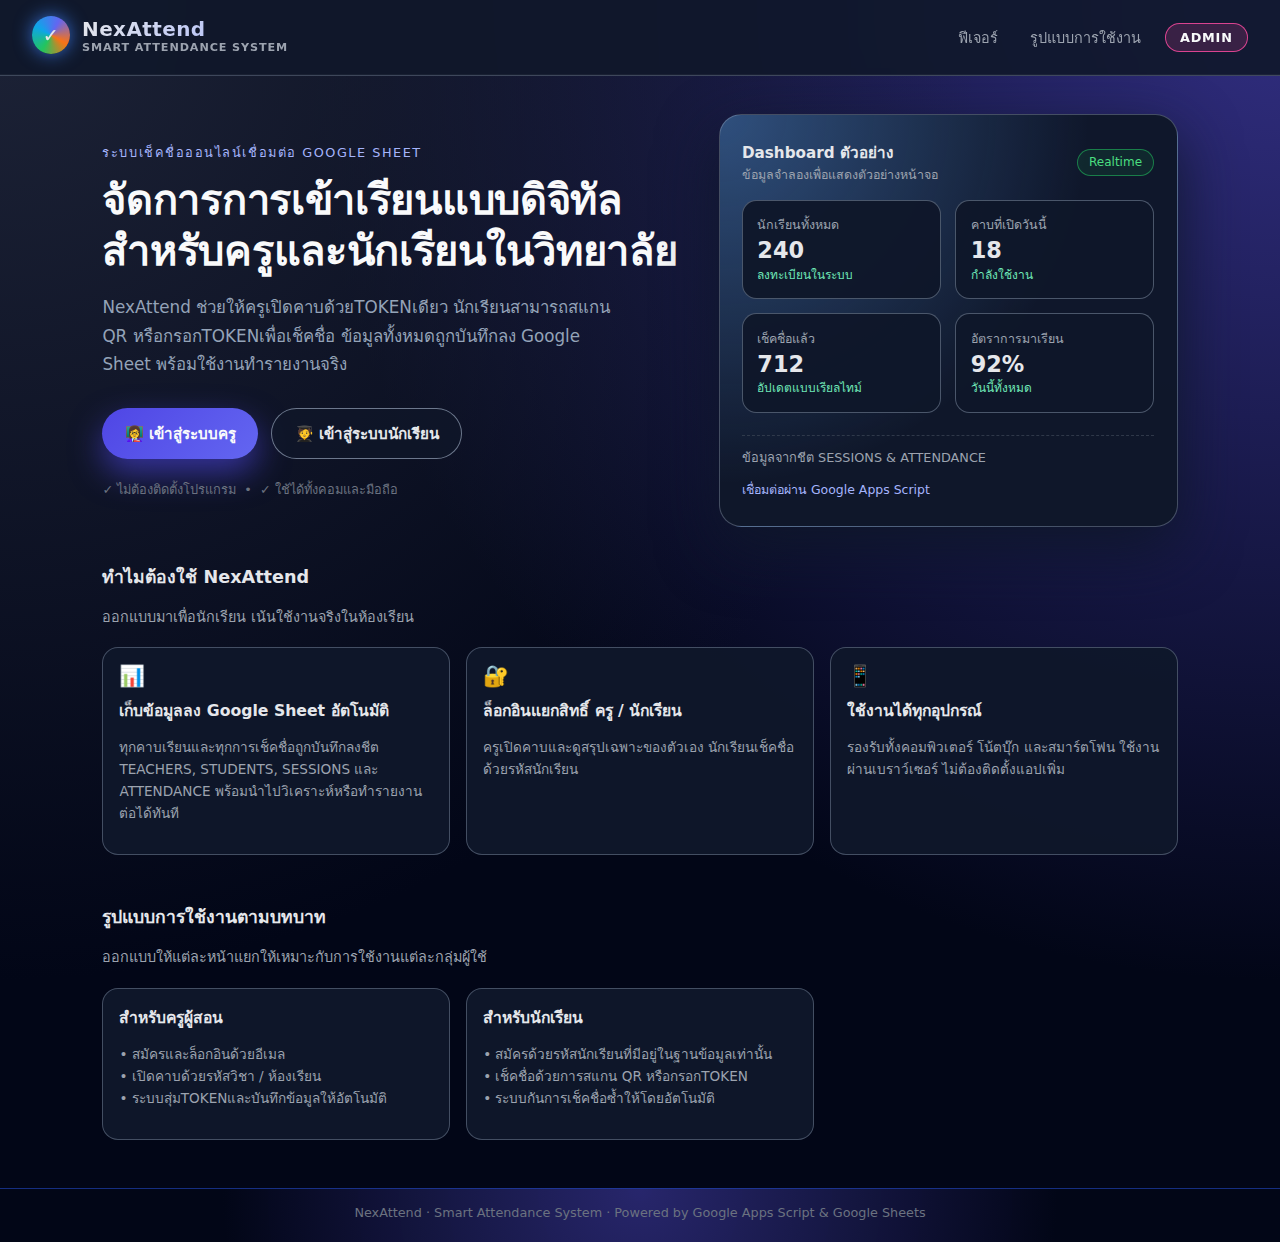
<file: index.html>
<!doctype html>
<html lang="th">
<head>
  <meta charset="UTF-8" />
  <title>NexAttend | ระบบเช็คชื่อออนไลน์สำหรับครูและนักเรียน</title>
  <meta name="viewport" content="width=device-width, initial-scale=1" />

  <!-- ใช้ไฟล์ CSS หลักของโปรเจกต์ -->
  <link rel="stylesheet" href="css/styles.css" />

  <style>
    body {
      margin: 0;
      min-height: 100vh;
      background:
        radial-gradient(circle at 0% 0%, #1d2337 0, transparent 55%),
        radial-gradient(circle at 100% 0%, #312e81 0, transparent 55%),
        #020617;
      color: #e5e7eb;
      font-family: "Inter", system-ui, sans-serif;
    }

    /* ---------------- NAVBAR ---------------- */
    .top-nav {
      position: sticky;
      top: 0;
      z-index: 50;
      display: flex;
      align-items: center;
      justify-content: space-between;
      padding: 1rem 2rem;
      background: rgba(15,23,42,0.9);
      border-bottom: 1px solid rgba(148,163,184,0.35);
      backdrop-filter: blur(16px);
    }

    .brand {
      display: flex;
      align-items: center;
      gap: 0.75rem;
    }

    .brand-logo {
      width: 38px;
      height: 38px;
      border-radius: 999px;
      background: conic-gradient(from 210deg, #22c55e, #0ea5e9, #6366f1, #f97316, #22c55e);
      display: flex;
      align-items: center;
      justify-content: center;
      box-shadow: 0 0 18px rgba(59,130,246,.8);
      font-size: 1.2rem;
    }

    .brand-text-main {
      font-size: 1.25rem;
      font-weight: 700;
      background: linear-gradient(135deg,#e5e7eb,#a5b4fc);
      background-clip: text;
      -webkit-background-clip: text;
      color: transparent;
    }

    .brand-text-sub {
      font-size: 0.7rem;
      color: #9ca3af;
      letter-spacing: 0.08em;
      text-transform: uppercase;
    }

    .nav-actions {
      display: flex;
      align-items: center;
      gap: 0.8rem;
      font-size: 0.9rem;
    }

    .nav-links {
      display: flex;
      align-items: center;
      gap: 0.6rem;
    }

    .nav-link {
      color: #9ca3af;
      text-decoration: none;
      padding: 0.35rem 0.7rem;
      border-radius: 999px;
      transition: 0.18s;
    }
    .nav-link:hover {
      color: #e5e7eb;
      background: rgba(148,163,184,0.25);
    }

    .admin-btn {
      padding: 0.4rem 0.9rem;
      border-radius: 999px;
      border: 1px solid rgba(236,72,153,0.9);
      background: rgba(236,72,153,0.18);
      color: #f9fafb;
      text-decoration: none;
      font-size: 0.8rem;
      font-weight: 600;
      letter-spacing: 0.06em;
      text-transform: uppercase;
      cursor: pointer;
      transition: 0.18s;
    }
    .admin-btn:hover {
      background: linear-gradient(135deg,#ec4899,#f97316);
      box-shadow: 0 10px 26px rgba(236,72,153,0.55);
    }

    /* ---------------- HERO ---------------- */
    .hero {
      max-width: 1120px;
      margin: 2.4rem auto 2.2rem;
      padding: 0 1.4rem;
      display: grid;
      grid-template-columns: minmax(0,1.4fr) minmax(0,1.1fr);
      gap: 2rem;
      align-items: center;
    }

    .hero-kicker {
      font-size: 0.8rem;
      text-transform: uppercase;
      letter-spacing: 0.12em;
      color: #a5b4fc;
      margin-bottom: 0.75rem;
      display: inline-flex;
      align-items: center;
      gap: 0.4rem;
    }

    .hero-title {
      font-size: clamp(2.1rem, 3vw, 2.6rem);
      line-height: 1.22;
      font-weight: 700;
      margin-bottom: 0.9rem;
      color: #f9fafb;
    }

    .hero-title span.highlight {
      background: linear-gradient(135deg,#60a5fa,#c4b5fd,#f97316);
      background-clip: text;
      -webkit-background-clip: text;
      color: transparent;
    }

    .hero-subtitle {
      font-size: 0.98rem;
      color: #9ca3af;
      margin-bottom: 1.8rem;
      max-width: 32rem;
    }

    .hero-cta {
      display: flex;
      flex-wrap: wrap;
      gap: 0.8rem;
      margin-bottom: 1.2rem;
    }

    .btn-lg-primary,
    .btn-lg-outline {
      border-radius: 999px;
      padding: 0.8rem 1.4rem;
      font-size: 0.95rem;
      font-weight: 600;
      border: none;
      cursor: pointer;
      display: inline-flex;
      align-items: center;
      gap: 0.45rem;
      text-decoration: none;
      transition: 0.18s;
      white-space: nowrap;
    }

    .btn-lg-primary {
      background: linear-gradient(135deg,#4f46e5,#6366f1);
      color: #f9fafb;
      box-shadow: 0 14px 32px rgba(79,70,229,0.6);
    }
    .btn-lg-primary:hover {
      transform: translateY(-2px);
      box-shadow: 0 16px 40px rgba(79,70,229,0.7);
    }

    .btn-lg-outline {
      border: 1px solid rgba(148,163,184,0.7);
      background: rgba(15,23,42,0.7);
      color: #e5e7eb;
    }
    .btn-lg-outline:hover {
      background: rgba(148,163,184,0.18);
    }

    .hero-meta {
      font-size: 0.8rem;
      color: #6b7280;
    }

    /* ---------------- HERO RIGHT: DASHBOARD CARD ---------------- */
    .hero-card {
      border-radius: 1.4rem;
      padding: 1.6rem 1.4rem 1.7rem;
      background:
        radial-gradient(circle at 0 0, rgba(96,165,250,0.4), transparent 60%),
        rgba(15,23,42,0.98);
      border: 1px solid rgba(148,163,184,0.4);
      box-shadow: 0 22px 60px rgba(15,23,42,0.95);
    }

    .hero-card-header {
      display: flex;
      justify-content: space-between;
      align-items: center;
      margin-bottom: 1rem;
    }

    .hero-card-title {
      font-size: 0.95rem;
      font-weight: 600;
      color: #e5e7eb;
    }

    .hero-card-tag {
      font-size: 0.75rem;
      padding: 0.35rem 0.7rem;
      border-radius: 999px;
      background: rgba(22,163,74,0.12);
      color: #4ade80;
      border: 1px solid rgba(34,197,94,0.55);
    }

    .hero-card-grid {
      display: grid;
      grid-template-columns: repeat(2,minmax(0,1fr));
      gap: 0.9rem;
      margin-bottom: 1.4rem;
    }

    .hero-stat {
      padding: 0.9rem 0.9rem;
      border-radius: 0.9rem;
      background: rgba(15,23,42,0.96);
      border: 1px solid rgba(148,163,184,0.45);
    }

    .hero-stat-label {
      font-size: 0.78rem;
      color: #9ca3af;
      margin-bottom: 0.18rem;
    }
    .hero-stat-value {
      font-size: 1.4rem;
      font-weight: 700;
    }
    .hero-stat-foot {
      font-size: 0.75rem;
      color: #6ee7b7;
      margin-top: 0.1rem;
    }

    .hero-card-footer {
      font-size: 0.8rem;
      color: #9ca3af;
      border-top: 1px dashed rgba(55,65,81,0.8);
      padding-top: 0.7rem;
      display: flex;
      justify-content: space-between;
      align-items: center;
      gap: 0.75rem;
      flex-wrap: wrap;
    }

    /* ---------------- FEATURES SECTION ---------------- */
    .section {
      max-width: 1120px;
      margin: 0 auto 3rem;
      padding: 0 1.4rem;
    }

    .section-title {
      font-size: 1.1rem;
      font-weight: 600;
      margin-bottom: 0.25rem;
    }

    .section-sub {
      font-size: 0.9rem;
      color: #9ca3af;
      margin-bottom: 1.2rem;
    }

    .feature-grid {
      display: grid;
      grid-template-columns: repeat(3, minmax(0, 1fr));
      gap: 1rem;
    }

    .feature-card {
      border-radius: 1rem;
      padding: 1rem;
      background: rgba(15,23,42,0.95);
      border: 1px solid rgba(148,163,184,0.4);
    }

    .feature-icon {
      font-size: 1.3rem;
      margin-bottom: 0.6rem;
    }

    .feature-title {
      font-size: 0.98rem;
      font-weight: 600;
      margin-bottom: 0.35rem;
    }

    .feature-text {
      font-size: 0.85rem;
      color: #9ca3af;
    }

    /* ---------------- FOOTER ---------------- */
    footer {
      border-top: 1px solid rgba(30,64,175,0.7);
      padding: 1rem 1.4rem 1.4rem;
      font-size: 0.8rem;
      color: #6b7280;
      text-align: center;
      background: radial-gradient(circle at 50% 0%, rgba(49,46,129,0.8), #020617 65%);
    }

    @media (max-width: 900px) {
      .hero {
        grid-template-columns: minmax(0,1fr);
        margin-top: 2rem;
      }
    }

    @media (max-width: 640px) {
      .top-nav {
        padding-inline: 1rem;
      }
      /* ซ่อนเฉพาะลิงก์เมนู ให้ปุ่ม Admin ยังอยู่ */
      .nav-links {
        display: none;
      }
      .hero {
        padding-inline: 1rem;
      }
      .feature-grid {
        grid-template-columns: minmax(0,1fr);
      }
    }
  </style>
</head>

<body>
  <!-- NAVBAR -->
  <header class="top-nav">
    <div class="brand">
      <div class="brand-logo">✓</div>
      <div>
        <div class="brand-text-main">NexAttend</div>
        <div class="brand-text-sub">SMART ATTENDANCE SYSTEM</div>
      </div>
    </div>

    <div class="nav-actions">
      <div class="nav-links">
        <a href="#features" class="nav-link">ฟีเจอร์</a>
        <a href="#roles" class="nav-link">รูปแบบการใช้งาน</a>
      </div>
      <!-- ✅ ปุ่ม Admin -->
      <a href="admin/login.html" class="admin-btn">ADMIN</a>
    </div>
  </header>

  <!-- HERO -->
  <main>
    <section class="hero">
      <!-- LEFT -->
      <div>
        <div class="hero-kicker">
          ระบบเช็คชื่อออนไลน์เชื่อมต่อ Google Sheet
        </div>

        <h1 class="hero-title">
          จัดการการเข้าเรียนแบบดิจิทัล
          สำหรับครูและนักเรียนในวิทยาลัย
        </h1>

        <p class="hero-subtitle">
          NexAttend ช่วยให้ครูเปิดคาบด้วยTOKENเดียว  
          นักเรียนสามารถสแกน QR หรือกรอกTOKENเพื่อเช็คชื่อ  
          ข้อมูลทั้งหมดถูกบันทึกลง Google Sheet พร้อมใช้งานทำรายงานจริง
        </p>

        <div class="hero-cta">
          <a href="teacher/login.html" class="btn-lg-primary">
            👩‍🏫 เข้าสู่ระบบครู
          </a>
          <a href="student/login.html" class="btn-lg-outline">
            🧑‍🎓 เข้าสู่ระบบนักเรียน
          </a>
        </div>

        <div class="hero-meta">
          ✓ ไม่ต้องติดตั้งโปรแกรม &nbsp;•&nbsp; ✓ ใช้ได้ทั้งคอมและมือถือ
        </div>
      </div>

      <!-- RIGHT: DASHBOARD PREVIEW -->
      <aside class="hero-card" aria-label="ตัวอย่างแดชบอร์ด">
        <div class="hero-card-header">
          <div>
            <div class="hero-card-title">Dashboard ตัวอย่าง</div>
            <div style="font-size:.78rem;color:#9ca3af;">ข้อมูลจำลองเพื่อแสดงตัวอย่างหน้าจอ</div>
          </div>
          <span class="hero-card-tag">Realtime</span>
        </div>

        <div class="hero-card-grid">
          <div class="hero-stat">
            <div class="hero-stat-label">นักเรียนทั้งหมด</div>
            <div class="hero-stat-value">240</div>
            <div class="hero-stat-foot">ลงทะเบียนในระบบ</div>
          </div>
          <div class="hero-stat">
            <div class="hero-stat-label">คาบที่เปิดวันนี้</div>
            <div class="hero-stat-value">18</div>
            <div class="hero-stat-foot">กำลังใช้งาน</div>
          </div>
          <div class="hero-stat">
            <div class="hero-stat-label">เช็คชื่อแล้ว</div>
            <div class="hero-stat-value">712</div>
            <div class="hero-stat-foot">อัปเดตแบบเรียลไทม์</div>
          </div>
          <div class="hero-stat">
            <div class="hero-stat-label">อัตราการมาเรียน</div>
            <div class="hero-stat-value">92%</div>
            <div class="hero-stat-foot">วันนี้ทั้งหมด</div>
          </div>
        </div>

        <div class="hero-card-footer">
          <span>ข้อมูลจากชีต SESSIONS &amp; ATTENDANCE</span>
          <span style="font-size:.78rem;color:#a5b4fc;">เชื่อมต่อผ่าน Google Apps Script</span>
        </div>
      </aside>
    </section>

    <!-- FEATURES -->
    <section id="features" class="section">
      <h2 class="section-title">ทำไมต้องใช้ NexAttend</h2>
      <p class="section-sub">ออกแบบมาเพื่อนักเรียน เน้นใช้งานจริงในห้องเรียน</p>

      <div class="feature-grid">
        <article class="feature-card">
          <div class="feature-icon">📊</div>
          <div class="feature-title">เก็บข้อมูลลง Google Sheet อัตโนมัติ</div>
          <p class="feature-text">
            ทุกคาบเรียนและทุกการเช็คชื่อถูกบันทึกลงชีต TEACHERS, STUDENTS,
            SESSIONS และ ATTENDANCE พร้อมนำไปวิเคราะห์หรือทำรายงานต่อได้ทันที
          </p>
        </article>

        <article class="feature-card">
          <div class="feature-icon">🔐</div>
          <div class="feature-title">ล็อกอินแยกสิทธิ์ ครู / นักเรียน</div>
          <p class="feature-text">
            ครูเปิดคาบและดูสรุปเฉพาะของตัวเอง นักเรียนเช็คชื่อด้วยรหัสนักเรียน
          </p>
        </article>

        <article class="feature-card">
          <div class="feature-icon">📱</div>
          <div class="feature-title">ใช้งานได้ทุกอุปกรณ์</div>
          <p class="feature-text">
            รองรับทั้งคอมพิวเตอร์ โน้ตบุ๊ก และสมาร์ตโฟน
            ใช้งานผ่านเบราว์เซอร์ ไม่ต้องติดตั้งแอปเพิ่ม
          </p>
        </article>
      </div>
    </section>

    <!-- ROLES SHORT SUMMARY -->
    <section id="roles" class="section">
      <h2 class="section-title">รูปแบบการใช้งานตามบทบาท</h2>
      <p class="section-sub">ออกแบบให้แต่ละหน้าแยกให้เหมาะกับการใช้งานแต่ละกลุ่มผู้ใช้</p>

      <div class="feature-grid">
        <article class="feature-card">
          <div class="feature-title">สำหรับครูผู้สอน</div>
          <p class="feature-text">
            • สมัครและล็อกอินด้วยอีเมล<br>
            • เปิดคาบด้วยรหัสวิชา / ห้องเรียน<br>
            • ระบบสุ่มTOKENและบันทึกข้อมูลให้อัตโนมัติ<br>
          </p>
        </article>
        <article class="feature-card">
          <div class="feature-title">สำหรับนักเรียน</div>
          <p class="feature-text">
            • สมัครด้วยรหัสนักเรียนที่มีอยู่ในฐานข้อมูลเท่านั้น<br>
            • เช็คชื่อด้วยการสแกน QR หรือกรอกTOKEN <br>
            • ระบบกันการเช็คชื่อซ้ำให้โดยอัตโนมัติ<br>
          </p>
        </article>
      </div>
    </section>
  </main>

  <footer>
    NexAttend · Smart Attendance System · Powered by Google Apps Script &amp; Google Sheets
  </footer>

</body>
</html>
</file>
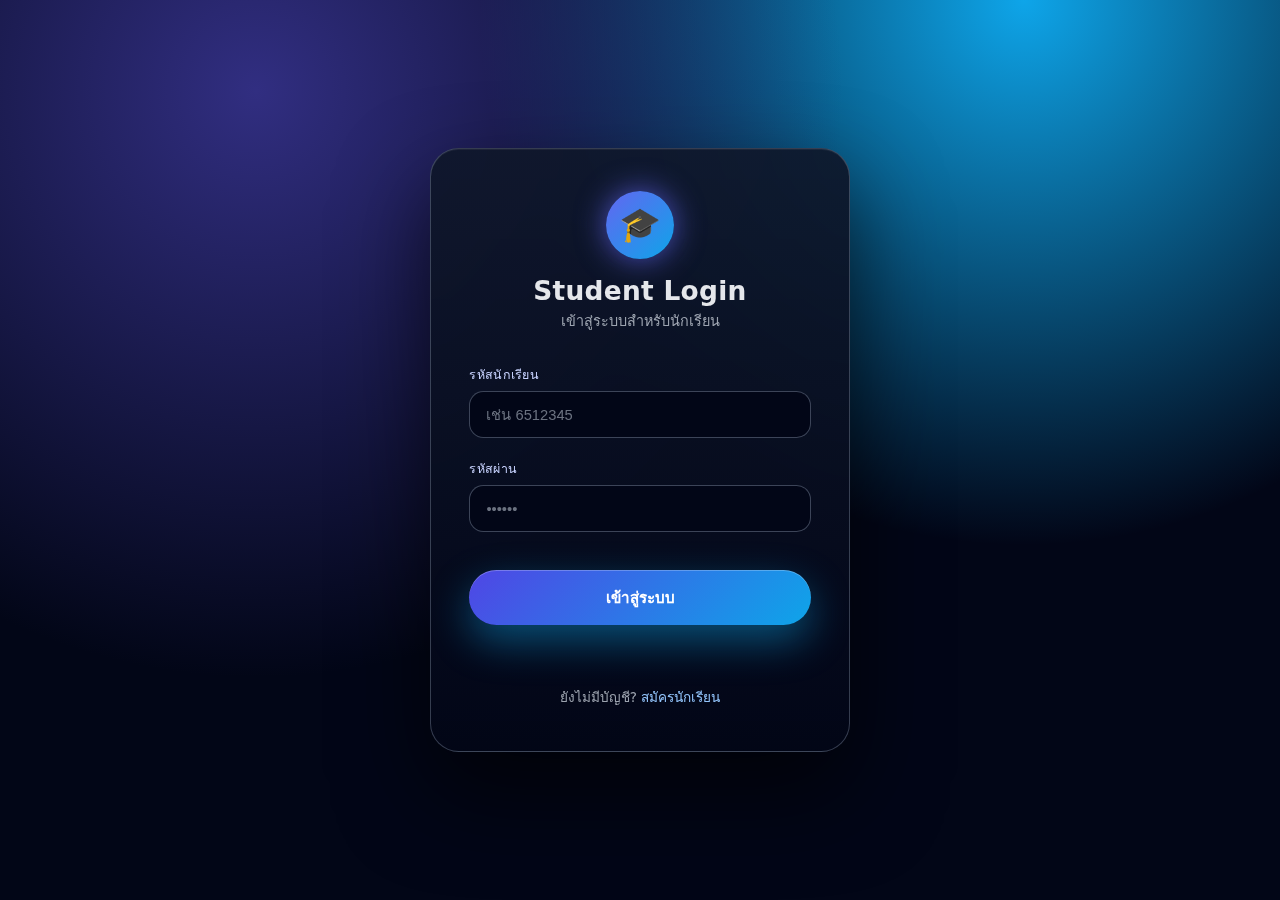
<file: student/dashboard.html>
<!doctype html>
<html lang="th">
<head>
<meta charset="UTF-8">
<title>หน้าสรุปข้อมูลนักเรียน</title>
<meta name="viewport" content="width=device-width, initial-scale=1">

<style>
:root{
  --bg:#020617;
  --panel:#0f172a;
  --border:rgba(148,163,184,.35);
  --text:#e5e7eb;
  --muted:#9ca3af;

  --ok:#22c55e;
  --late:#facc15;
  --absent:#ef4444;
  --rate:#38bdf8;
}

*{box-sizing:border-box}

body{
  margin:0;
  min-height:100vh;
  background:
    radial-gradient(circle at 15% 10%, #312e81 0, transparent 45%),
    radial-gradient(circle at 85% 0%, #0ea5e9 0, transparent 40%),
    var(--bg);
  font-family:"Inter",system-ui,sans-serif;
  color:var(--text);
}

/* ===== HEADER ===== */
header{
  position:sticky;
  top:0;
  z-index:50;
  background:rgba(15,23,42,.9);
  backdrop-filter:blur(16px);
  border-bottom:1px solid var(--border);
}
.header-inner{
  max-width:1200px;
  margin:auto;
  padding:1rem 1.6rem;
  display:flex;
  justify-content:space-between;
  align-items:center;
}
.header-title strong{
  font-size:1.05rem;
  letter-spacing:.4px;
}
.header-title span{
  font-size:.8rem;
  color:var(--muted);
}
.logout{
  color:#fca5a5;
  text-decoration:none;
  font-size:.85rem;
  font-weight:600;
}

/* ===== LAYOUT ===== */
.wrap{
  max-width:1200px;
  margin:2.4rem auto 3rem;
  padding:0 1.6rem;
}

/* ===== INFO BAR ===== */
.info{
  display:grid;
  grid-template-columns:repeat(3,1fr);
  gap:1rem;
  margin-bottom:2.2rem;
}
.info-card{
  background:linear-gradient(180deg,rgba(15,23,42,.98),rgba(2,6,23,.98));
  border:1px solid var(--border);
  border-radius:1.4rem;
  padding:1.2rem 1.4rem;
}
.info-card span{
  font-size:.75rem;
  color:var(--muted);
}
.info-card strong{
  display:block;
  margin-top:.3rem;
  font-size:1rem;
  font-weight:600;
}

/* ===== STATS ===== */
.stats{
  display:grid;
  grid-template-columns:repeat(4,1fr);
  gap:1.2rem;
  margin-bottom:2.4rem;
}

.stat{
  position:relative;
  background:linear-gradient(180deg,rgba(15,23,42,.98),rgba(2,6,23,.98));
  border:1px solid var(--border);
  border-radius:1.6rem;
  padding:1.6rem 1.4rem 1.8rem;
  text-align:center;
  overflow:hidden;
}

/* glow */
.stat::before{
  content:"";
  position:absolute;
  inset:-40%;
  background:radial-gradient(circle at top,
    rgba(255,255,255,.12),
    transparent 60%);
  opacity:.4;
}

/* accent bar */
.stat::after{
  content:"";
  position:absolute;
  left:0;right:0;top:0;
  height:4px;
}

/* labels */
.stat .label{
  font-size:.8rem;
  font-weight:700;
  letter-spacing:.45px;
  margin-bottom:.35rem;
}
.stat .value{
  font-size:2.1rem;
  font-weight:800;
  margin:.2rem 0 .4rem;
}
.stat .sub{
  font-size:.75rem;
  color:var(--muted);
}

/* color variants */
.ok::after{background:linear-gradient(90deg,#16a34a,var(--ok))}
.ok .label{color:var(--ok)}

.late::after{background:linear-gradient(90deg,#ca8a04,var(--late))}
.late .label{color:var(--late)}

.absent::after{background:linear-gradient(90deg,#b91c1c,var(--absent))}
.absent .label{color:var(--absent)}

.rate::after{background:linear-gradient(90deg,#0284c7,var(--rate))}
.rate .label{color:var(--rate)}

/* ===== ACTIONS ===== */
.actions{
  display:flex;
  gap:1rem;
  margin-bottom:2.6rem;
}
.action{
  padding:.8rem 1.6rem;
  border-radius:999px;
  font-size:.9rem;
  font-weight:600;
  text-decoration:none;
  border:1px solid var(--border);
  color:var(--text);
  background:rgba(15,23,42,.85);
}
.action.primary{
  background:linear-gradient(135deg,#4f46e5,#0ea5e9);
  border:none;
  box-shadow:0 18px 44px rgba(14,165,233,.55);
}

/* ===== SECTION ===== */
.section{
  background:linear-gradient(180deg,rgba(15,23,42,.98),rgba(2,6,23,.98));
  border:1px solid var(--border);
  border-radius:1.6rem;
  padding:1.6rem;
}
.section h2{
  font-size:1rem;
  margin-bottom:.6rem;
}
.empty{
  font-size:.85rem;
  color:var(--muted);
}

@media(max-width:1000px){
  .stats{grid-template-columns:repeat(2,1fr)}
  .info{grid-template-columns:1fr}
}
@media(max-width:600px){
  .stats{grid-template-columns:1fr}
  .actions{flex-direction:column}
}
</style>
</head>

<body>

<header>
  <div class="header-inner">
    <div class="header-title">
      <strong>หน้าสรุปข้อมูลนักเรียน</strong>
      <span>ภาพรวมสถานะการเข้าเรียน</span>
    </div>
    <a class="logout" href="login.html">ออกจากระบบ</a>
  </div>
</header>

<main class="wrap">

  <!-- INFO -->
  <section class="info">
    <div class="info-card">
      <span>ชื่อ-นามสกุล</span>
      <strong>สมชาย ใจดี</strong>
    </div>
    <div class="info-card">
      <span>รหัสนักเรียน</span>
      <strong>6512345</strong>
    </div>
    <div class="info-card">
      <span>สถานะบัญชี</span>
      <strong style="color:var(--ok)">ใช้งานปกติ</strong>
    </div>
  </section>

  <!-- STATS -->
  <section class="stats">
    <div class="stat ok">
      <div class="label">🟢 มาเรียน</div>
      <div class="value">18</div>
      <div class="sub">ครั้งทั้งหมด</div>
    </div>

    <div class="stat late">
      <div class="label">🟡 สาย</div>
      <div class="value">2</div>
      <div class="sub">ครั้งทั้งหมด</div>
    </div>

    <div class="stat absent">
      <div class="label">🔴 ขาด</div>
      <div class="value">1</div>
      <div class="sub">ครั้งทั้งหมด</div>
    </div>

    <div class="stat rate">
      <div class="label">📊 อัตราการเข้าเรียน</div>
      <div class="value">90%</div>
      <div class="sub">ผ่านเกณฑ์</div>
    </div>
  </section>

  <!-- ACTIONS -->
  <section class="actions">
    <a class="action primary" href="scan.html">เช็คชื่อเข้าเรียน</a>
    <a class="action" href="history.html">ประวัติการเข้าเรียน</a>
  </section>

  <!-- RECENT -->
  <section class="section">
    <h2>การเข้าเรียนล่าสุด</h2>
    <div class="empty">ยังไม่มีข้อมูลการเข้าเรียน</div>
  </section>

</main>
<script type="module" src="dashboard.js"></script>
</body>
</html>
</file>
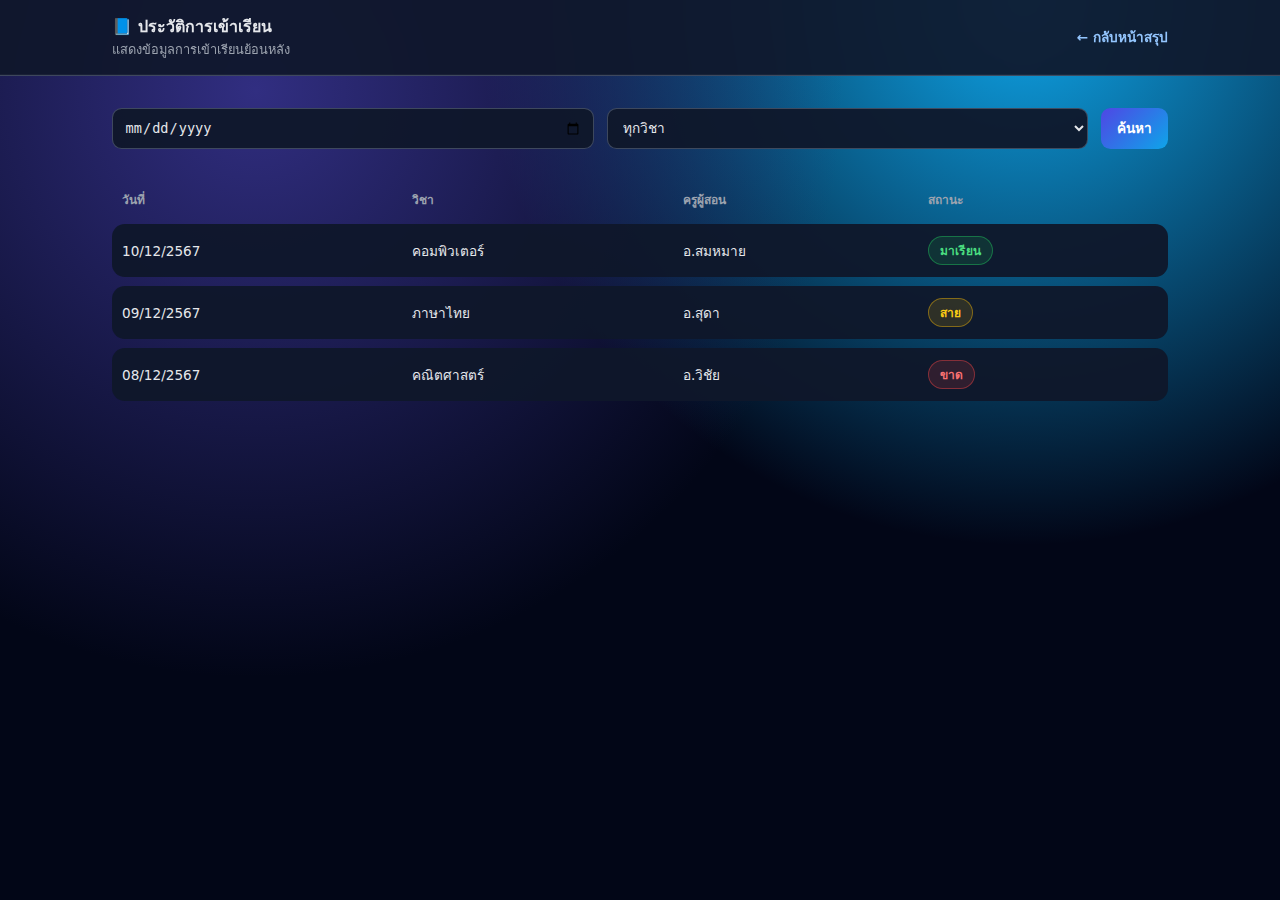
<file: student/history.html>
<!doctype html>
<html lang="th">
<head>
  <meta charset="UTF-8">
  <title>ประวัติการเข้าเรียน</title>
  <meta name="viewport" content="width=device-width, initial-scale=1">

  <link rel="stylesheet" href="../css/styles.css">

  <style>
    body {
      margin: 0;
      min-height: 100vh;
      background:
        radial-gradient(circle at 20% 10%, #312e81 0, transparent 45%),
        radial-gradient(circle at 80% 0%, #0ea5e9 0, transparent 40%),
        #020617;
      font-family: "Inter", system-ui, sans-serif;
      color: #e5e7eb;
    }

    /* ===== HEADER ===== */
    header {
      position: sticky;
      top: 0;
      z-index: 40;
      background: rgba(15,23,42,.92);
      border-bottom: 1px solid rgba(148,163,184,.35);
      backdrop-filter: blur(14px);
    }

    .header-inner {
      max-width: 1100px;
      margin: 0 auto;
      padding: .9rem 1.4rem;
      display: flex;
      justify-content: space-between;
      align-items: center;
    }

    .header-title strong {
      font-size: 1rem;
      font-weight: 700;
      display: block;
    }

    .header-title span {
      font-size: .8rem;
      color: #9ca3af;
    }

    .back {
      color: #93c5fd;
      text-decoration: none;
      font-size: .85rem;
      font-weight: 600;
    }

    /* ===== LAYOUT ===== */
    .wrap {
      max-width: 1100px;
      margin: 2rem auto 3rem;
      padding: 0 1.4rem;
    }

    /* ===== FILTER ===== */
    .filter {
      display: grid;
      grid-template-columns: 1fr 1fr auto;
      gap: .8rem;
      margin-bottom: 1.6rem;
    }

    .filter input,
    .filter select {
      padding: .6rem .7rem;
      border-radius: .6rem;
      background: rgba(15,23,42,.95);
      border: 1px solid rgba(148,163,184,.35);
      color: #e5e7eb;
      font-size: .85rem;
    }

    .filter button {
      padding: .6rem 1rem;
      border-radius: .6rem;
      border: none;
      font-size: .85rem;
      font-weight: 600;
      cursor: pointer;
      color: #fff;
      background: linear-gradient(135deg,#4f46e5,#0ea5e9);
    }

    /* ===== TABLE ===== */
    table {
      width: 100%;
      border-collapse: separate;
      border-spacing: 0 .6rem;
    }

    thead th {
      font-size: .75rem;
      color: #9ca3af;
      text-align: left;
      padding: .4rem .6rem;
    }

    tbody tr {
      background: rgba(15,23,42,.95);
      border: 1px solid rgba(148,163,184,.35);
    }

    tbody td {
      padding: .75rem .6rem;
      font-size: .85rem;
    }

    tbody tr td:first-child {
      border-radius: .8rem 0 0 .8rem;
    }

    tbody tr td:last-child {
      border-radius: 0 .8rem .8rem 0;
    }

    /* ===== BADGE ===== */
    .badge {
      display: inline-block;
      padding: .25rem .65rem;
      border-radius: 999px;
      font-size: .75rem;
      font-weight: 600;
      letter-spacing: .3px;
    }

    .ok {
      background: rgba(34,197,94,.15);
      color: #4ade80;
      border: 1px solid rgba(34,197,94,.45);
    }

    .late {
      background: rgba(234,179,8,.15);
      color: #facc15;
      border: 1px solid rgba(234,179,8,.45);
    }

    .absent {
      background: rgba(239,68,68,.15);
      color: #f87171;
      border: 1px solid rgba(239,68,68,.45);
    }

    @media (max-width: 700px) {
      .filter {
        grid-template-columns: 1fr;
      }
    }
  </style>
</head>

<body>

  <!-- HEADER -->
  <header>
    <div class="header-inner">
      <div class="header-title">
        <strong>📘 ประวัติการเข้าเรียน</strong>
        <span>แสดงข้อมูลการเข้าเรียนย้อนหลัง</span>
      </div>
      <a href="dashboard.html" class="back">← กลับหน้าสรุป</a>
    </div>
  </header>

  <!-- CONTENT -->
  <main class="wrap">

    <!-- FILTER -->
    <div class="filter">
      <input type="date">
      <select>
        <option value="">ทุกวิชา</option>
        <option>คณิตศาสตร์</option>
        <option>ภาษาไทย</option>
        <option>คอมพิวเตอร์</option>
      </select>
      <button>ค้นหา</button>
    </div>

    <!-- TABLE -->
    <table>
      <thead>
        <tr>
          <th>วันที่</th>
          <th>วิชา</th>
          <th>ครูผู้สอน</th>
          <th>สถานะ</th>
        </tr>
      </thead>
      <tbody>
        <tr>
          <td>10/12/2567</td>
          <td>คอมพิวเตอร์</td>
          <td>อ.สมหมาย</td>
          <td><span class="badge ok">มาเรียน</span></td>
        </tr>
        <tr>
          <td>09/12/2567</td>
          <td>ภาษาไทย</td>
          <td>อ.สุดา</td>
          <td><span class="badge late">สาย</span></td>
        </tr>
        <tr>
          <td>08/12/2567</td>
          <td>คณิตศาสตร์</td>
          <td>อ.วิชัย</td>
          <td><span class="badge absent">ขาด</span></td>
        </tr>
      </tbody>
    </table>

  </main>

</body>
</html>
</file>
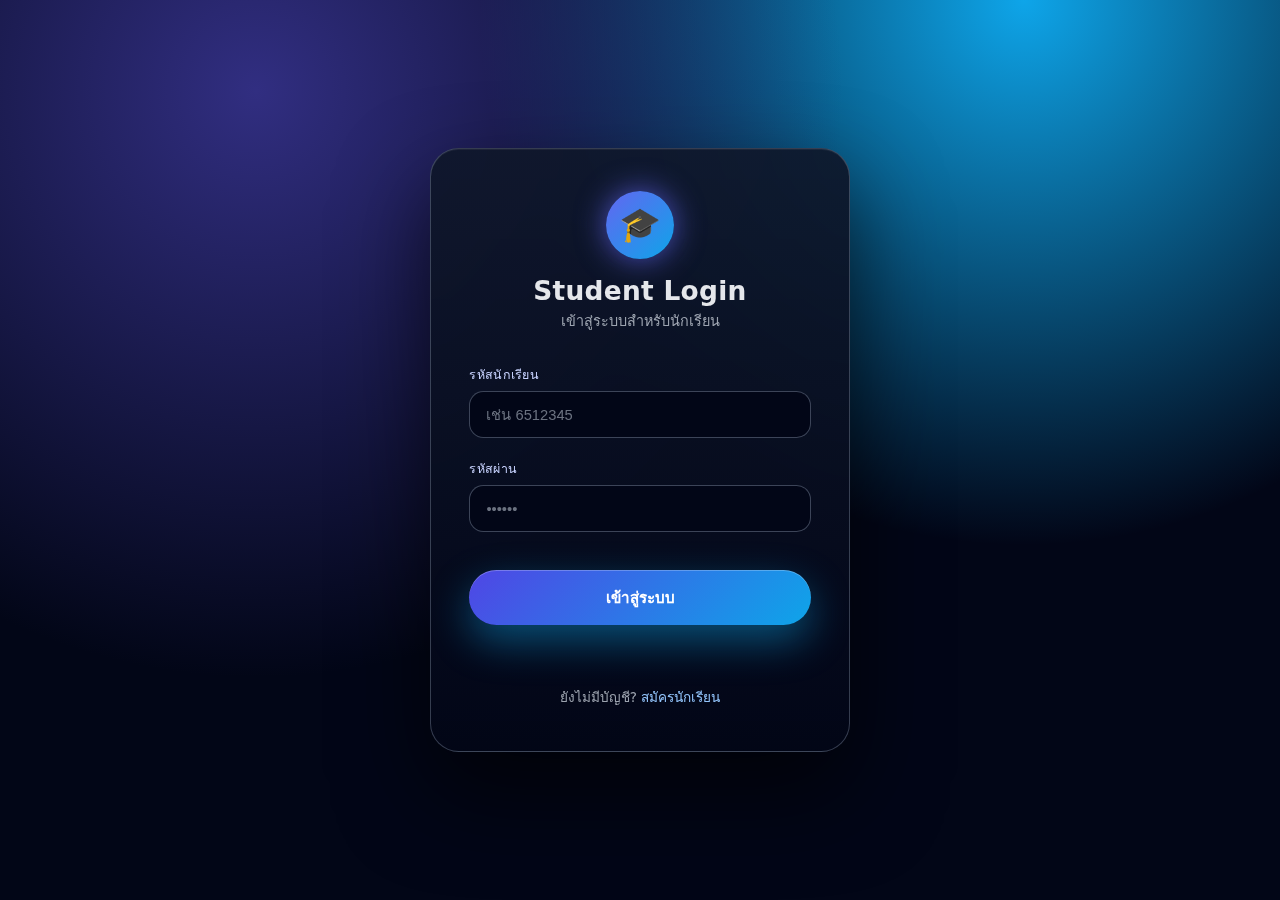
<file: student/login.html>
<!doctype html>
<html lang="th">
<head>
  <meta charset="UTF-8">
  <title>เข้าสู่ระบบนักเรียน | NexAttend</title>
  <meta name="viewport" content="width=device-width, initial-scale=1">

  <link rel="stylesheet" href="../css/styles.css">

  <style>
    body {
      margin: 0;
      min-height: 100vh;
      background:
        radial-gradient(circle at 20% 10%, #312e81 0, transparent 45%),
        radial-gradient(circle at 80% 0%, #0ea5e9 0, transparent 40%),
        #020617;
      font-family: "Inter", system-ui, sans-serif;
      color: #e5e7eb;
      display: flex;
      align-items: center;
      justify-content: center;
      padding: 1.6rem;
    }

    /* ===== Card ===== */
    .card {
      width: 100%;
      max-width: 420px;
      background:
        linear-gradient(
          180deg,
          rgba(15,23,42,.92),
          rgba(2,6,23,.96)
        );
      border: 1px solid rgba(148,163,184,.35);
      border-radius: 1.8rem;
      padding: 2.6rem 2.4rem 2.7rem;
      box-shadow:
        0 40px 90px rgba(0,0,0,.65),
        inset 0 1px 0 rgba(255,255,255,.06);
      backdrop-filter: blur(18px);
      text-align: center;
      animation: fadeUp .6s ease-out;
    }

    @keyframes fadeUp {
      from { opacity: 0; transform: translateY(18px); }
      to   { opacity: 1; transform: translateY(0); }
    }

    /* ===== Logo ===== */
    .student-logo {
      width: 68px;
      height: 68px;
      margin: 0 auto 1rem;
      border-radius: 999px;
      background: linear-gradient(135deg,#6366f1,#0ea5e9);
      display: grid;
      place-items: center;
      font-size: 2.1rem;
      box-shadow: 0 0 30px rgba(99,102,241,.75);
    }

    .student-title {
      font-size: 1.65rem;
      font-weight: 700;
      margin-bottom: .2rem;
      letter-spacing: .3px;
    }

    .student-sub {
      font-size: .9rem;
      color: #9ca3af;
      margin-bottom: 2.1rem;
    }

    /* ===== Fields ===== */
    .field {
      margin-bottom: 1.3rem;
      text-align: left;
    }

    .field label {
      font-size: .78rem;
      color: #c7d2fe;
      display: block;
      margin-bottom: .45rem;
      letter-spacing: .3px;
    }

    .field input {
      width: 100%;
      padding: .9rem 1rem;
      border-radius: .9rem;
      background: rgba(2,6,23,.95);
      border: 1px solid rgba(148,163,184,.4);
      color: #e5e7eb;
      font-size: .92rem;
      outline: none;
      transition: .18s;
    }

    .field input::placeholder {
      color: #6b7280;
    }

    .field input:focus {
      border-color: #6366f1;
      box-shadow:
        0 0 0 3px rgba(99,102,241,.35),
        inset 0 1px 0 rgba(255,255,255,.08);
    }

    /* ===== Button ===== */
    .btn-primary {
      width: 100%;
      margin-top: 1.1rem;
      padding: .95rem;
      border-radius: 999px;
      border: none;
      font-size: .95rem;
      font-weight: 600;
      cursor: pointer;
      color: #fff;
      background: linear-gradient(135deg,#4f46e5,#0ea5e9);
      box-shadow:
        0 16px 40px rgba(14,165,233,.45),
        inset 0 1px 0 rgba(255,255,255,.25);
      transition: .22s;
    }

    .btn-primary:hover {
      transform: translateY(-1px);
      box-shadow:
        0 22px 60px rgba(14,165,233,.6),
        inset 0 1px 0 rgba(255,255,255,.3);
    }

    .btn-primary:disabled {
      opacity: .6;
      cursor: not-allowed;
      transform: none;
      box-shadow: none;
    }

    /* ===== Message ===== */
    .msg {
      margin-top: 1.1rem;
      font-size: .85rem;
      min-height: 1.2em;
      text-align: center;
      color: #fbbf24;
    }

    /* ===== Footer ===== */
    .footer {
      margin-top: 1.7rem;
      font-size: .85rem;
      color: #9ca3af;
    }

    .footer a {
      color: #93c5fd;
      text-decoration: none;
      font-weight: 500;
    }

    .footer a:hover {
      text-decoration: underline;
    }
  </style>
</head>

<body>

  <div class="card">
    <div class="student-logo">🎓</div>

    <div class="student-title">Student Login</div>
    <div class="student-sub">เข้าสู่ระบบสำหรับนักเรียน</div>

    <div class="field">
      <label>รหัสนักเรียน</label>
      <input id="studentId" placeholder="เช่น 6512345" autocomplete="username">
    </div>

    <div class="field">
      <label>รหัสผ่าน</label>
      <input id="password" type="password" placeholder="••••••" autocomplete="current-password">
    </div>

    <button id="loginBtn" class="btn-primary">เข้าสู่ระบบ</button>

    <div id="msg" class="msg"></div>

    <div class="footer">
      ยังไม่มีบัญชี? <a href="register.html">สมัครนักเรียน</a>
    </div>
  </div>

  <!-- JS -->
  <script type="module" src="login.js"></script>

</body>
</html>
</file>
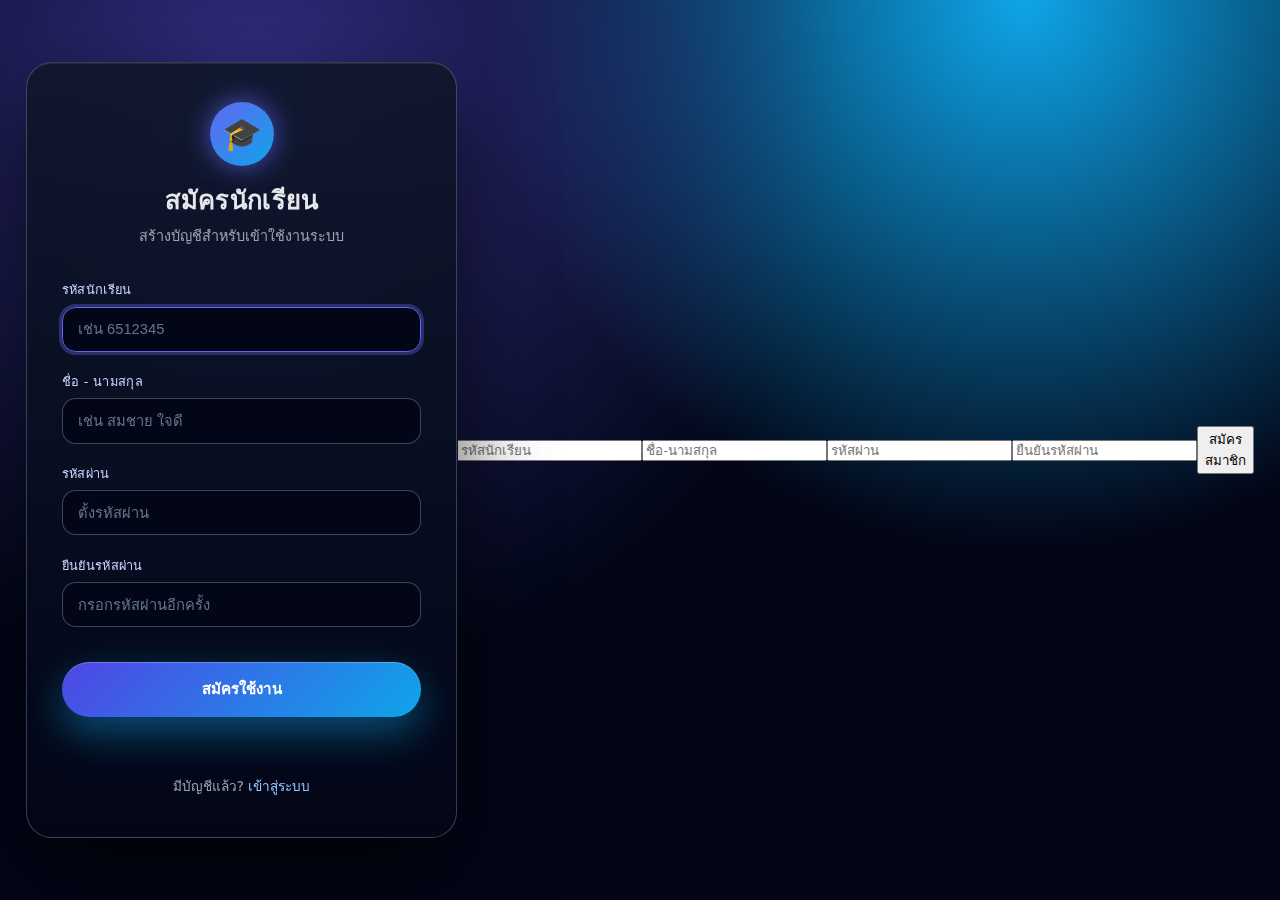
<file: student/register.html>
<!doctype html>
<html lang="th">
<head>
  <meta charset="UTF-8">
  <title>สมัครนักเรียน</title>
  <meta name="viewport" content="width=device-width, initial-scale=1">

  <link rel="stylesheet" href="../css/styles.css">

  <style>
    body {
      margin: 0;
      min-height: 100vh;
      background:
        radial-gradient(circle at 20% 10%, #312e81 0, transparent 45%),
        radial-gradient(circle at 80% 0%, #0ea5e9 0, transparent 40%),
        #020617;
      font-family: "Inter", system-ui, sans-serif;
      color: #e5e7eb;
      display: flex;
      align-items: center;
      justify-content: center;
      padding: 1.6rem;
    }

    /* ===== Card ===== */
    .card {
      width: 100%;
      max-width: 440px;
      background:
        linear-gradient(180deg, rgba(15,23,42,.92), rgba(2,6,23,.96));
      border: 1px solid rgba(148,163,184,.35);
      border-radius: 1.6rem;
      padding: 2.4rem 2.2rem 2.5rem;
      box-shadow:
        0 40px 90px rgba(0,0,0,.65),
        inset 0 1px 0 rgba(255,255,255,.08);
      backdrop-filter: blur(18px);
      text-align: center;
    }

    /* ===== Header ===== */
    .student-logo {
      width: 64px;
      height: 64px;
      margin: 0 auto .9rem;
      border-radius: 999px;
      background: linear-gradient(135deg,#6366f1,#0ea5e9);
      display: grid;
      place-items: center;
      font-size: 2rem;
      box-shadow: 0 0 26px rgba(99,102,241,.75);
    }

    .student-title {
      font-size: 1.6rem;
      font-weight: 700;
      margin-bottom: .25rem;
      letter-spacing: .3px;
    }

    .student-sub {
      font-size: .9rem;
      color: #9ca3af;
      margin-bottom: 2rem;
    }

    /* ===== Fields ===== */
    .field {
      margin-bottom: 1.2rem;
      text-align: left;
    }

    .field label {
      font-size: .8rem;
      color: #c7d2fe;
      display: block;
      margin-bottom: .4rem;
      letter-spacing: .3px;
    }

    .field input {
      width: 100%;
      padding: .85rem .95rem;
      border-radius: .85rem;
      background: rgba(2,6,23,.95);
      border: 1px solid rgba(148,163,184,.4);
      color: #e5e7eb;
      font-size: .92rem;
      outline: none;
      transition: .2s;
    }

    .field input:focus {
      border-color: #6366f1;
      box-shadow: 0 0 0 3px rgba(99,102,241,.35);
    }

    /* ===== Button ===== */
    .btn-primary {
      width: 100%;
      margin-top: 1rem;
      padding: .95rem;
      border-radius: 999px;
      border: none;
      font-size: .95rem;
      font-weight: 600;
      cursor: pointer;
      color: #fff;
      background: linear-gradient(135deg,#4f46e5,#0ea5e9);
      box-shadow:
        0 16px 40px rgba(14,165,233,.45),
        inset 0 1px 0 rgba(255,255,255,.25);
      transition: .22s;
    }

    .btn-primary:hover {
      transform: translateY(-1px);
    }

    .msg {
      margin-top: 1rem;
      font-size: .85rem;
      min-height: 1.2em;
      text-align: center;
      color: #fbbf24;
    }

    .footer {
      margin-top: 1.6rem;
      font-size: .85rem;
      color: #9ca3af;
      text-align: center;
    }

    .footer a {
      color: #93c5fd;
      text-decoration: none;
      font-weight: 500;
    }
  </style>
</head>

<body>

  <div class="card">
    <div class="student-logo">🎓</div>
    <div class="student-title">สมัครนักเรียน</div>
    <div class="student-sub">สร้างบัญชีสำหรับเข้าใช้งานระบบ</div>

    <div class="field">
      <label>รหัสนักเรียน</label>
      <input id="studentId" placeholder="เช่น 6512345">
    </div>

    <div class="field">
      <label>ชื่อ - นามสกุล</label>
      <input id="fullname" placeholder="เช่น สมชาย ใจดี">
    </div>

    <div class="field">
      <label>รหัสผ่าน</label>
      <input id="password" type="password" placeholder="ตั้งรหัสผ่าน">
    </div>

    <div class="field">
      <label>ยืนยันรหัสผ่าน</label>
      <input id="password2" type="password" placeholder="กรอกรหัสผ่านอีกครั้ง">
    </div>

    <button class="btn-primary" onclick="register()">สมัครใช้งาน</button>

    <div id="msg" class="msg"></div>

    <div class="footer">
      มีบัญชีแล้ว? <a href="login.html">เข้าสู่ระบบ</a>
    </div>
  </div>

  <script>
    function register() {
      const id = studentId.value.trim();
      const name = fullname.value.trim();
      const pw1 = password.value;
      const pw2 = password2.value;
      const msg = document.getElementById("msg");

      if (!id || !name || !pw1 || !pw2) {
        msg.textContent = "กรุณากรอกข้อมูลให้ครบ";
        return;
      }

      if (pw1 !== pw2) {
        msg.textContent = "รหัสผ่านไม่ตรงกัน";
        return;
      }

      msg.textContent = "กำลังสมัครสมาชิก...";
      // 🔗 ต่อ Google Apps Script ในขั้นถัดไป
    }
  </script>
<input id="studentId" type="text" placeholder="รหัสนักเรียน">
<input id="fullName" type="text" placeholder="ชื่อ-นามสกุล">

<input id="password" type="password" placeholder="รหัสผ่าน">
<input id="password2" type="password" placeholder="ยืนยันรหัสผ่าน">

<button id="registerBtn">สมัครสมาชิก</button>
<p id="msg"></p>

<script type="module" src="register.js"></script>

</body>
</html>
</file>
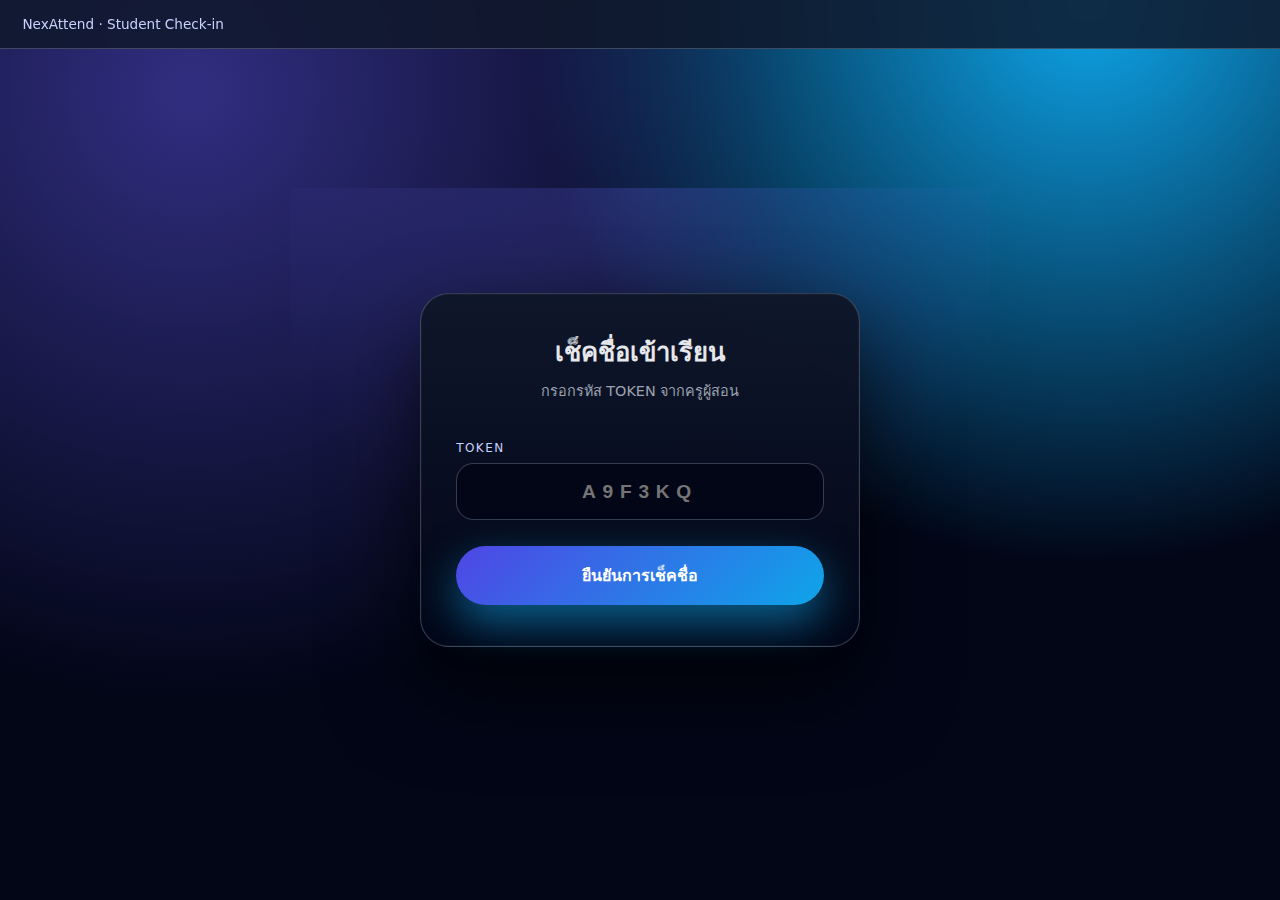
<file: student/scan.html>
<!doctype html>
<html lang="th">
<head>
<meta charset="UTF-8">
<title>เช็คชื่อเข้าเรียน</title>
<meta name="viewport" content="width=device-width, initial-scale=1">

<style>
:root{
  --bg:#020617;
  --panel:#0f172a;
  --border:rgba(148,163,184,.35);
  --text:#e5e7eb;
  --muted:#9ca3af;
  --primary1:#4f46e5;
  --primary2:#0ea5e9;
  --success:#22c55e;
  --late:#facc15;
  --error:#ef4444;
}

*{box-sizing:border-box}

body{
  margin:0;
  min-height:100vh;
  background:
    radial-gradient(circle at 15% 10%, #312e81 0, transparent 45%),
    radial-gradient(circle at 85% 0%, #0ea5e9 0, transparent 40%),
    var(--bg);
  font-family:"Inter",system-ui,sans-serif;
  color:var(--text);
}

/* ===== HEADER ===== */
header{
  padding:1rem 1.4rem;
  font-size:.85rem;
  color:#c7d2fe;
  border-bottom:1px solid var(--border);
  background:rgba(15,23,42,.85);
  backdrop-filter:blur(14px);
}

/* ===== CENTER ===== */
.main{
  min-height:calc(100vh - 58px);
  display:flex;
  align-items:center;
  justify-content:center;
  padding:2rem 1.2rem;
}

/* ===== CARD ===== */
.card{
  width:100%;
  max-width:440px;
  background:
    linear-gradient(180deg,rgba(15,23,42,.98),rgba(2,6,23,.98));
  border:1px solid var(--border);
  border-radius:1.8rem;
  padding:2.4rem 2.2rem 2.6rem;
  text-align:center;
  box-shadow:
    0 40px 90px rgba(0,0,0,.75),
    inset 0 0 0 1px rgba(255,255,255,.03);
  position:relative;
}

/* glow */
.card::before{
  content:"";
  position:absolute;
  inset:-30%;
  background:
    radial-gradient(circle at top,
      rgba(99,102,241,.25),
      transparent 60%);
  z-index:-1;
}

/* ===== TITLE ===== */
.title{
  font-size:1.6rem;
  font-weight:800;
  margin-bottom:.4rem;
}
.subtitle{
  font-size:.9rem;
  color:var(--muted);
  margin-bottom:2.2rem;
}

/* ===== INPUT ===== */
.field{
  text-align:left;
  margin-bottom:1.6rem;
}
.field label{
  font-size:.75rem;
  letter-spacing:.12em;
  color:#c7d2fe;
}
.field input{
  width:100%;
  margin-top:.45rem;
  padding:1.05rem 1rem;
  border-radius:1.1rem;
  border:1px solid var(--border);
  background:#020617;
  color:var(--text);
  font-size:1.2rem;
  font-weight:800;
  letter-spacing:.35em;
  text-align:center;
  outline:none;
}
.field input:focus{
  border-color:var(--primary2);
  box-shadow:0 0 0 4px rgba(14,165,233,.35);
}

/* ===== BUTTON ===== */
button{
  width:100%;
  padding:1.05rem;
  border-radius:999px;
  border:none;
  font-size:1rem;
  font-weight:700;
  cursor:pointer;
  color:#fff;
  background:
    linear-gradient(135deg,var(--primary1),var(--primary2));
  box-shadow:0 18px 44px rgba(14,165,233,.55);
  transition:.18s;
}
button:hover{
  transform:translateY(-1px);
}
button:disabled{
  opacity:.6;
  cursor:not-allowed;
}

/* ===== POPUP ===== */
.popup-bg{
  position:fixed;
  inset:0;
  background:rgba(2,6,23,.75);
  display:none;
  align-items:center;
  justify-content:center;
  z-index:999;
}
.popup{
  background:linear-gradient(180deg,rgba(15,23,42,.98),rgba(2,6,23,.98));
  border:1px solid var(--border);
  border-radius:1.6rem;
  padding:2.2rem 2.6rem;
  text-align:center;
  min-width:280px;
  box-shadow:0 30px 80px rgba(0,0,0,.75);
  animation:pop .25s ease;
}
@keyframes pop{
  from{transform:scale(.9);opacity:0}
  to{transform:scale(1);opacity:1}
}
.popup .icon{
  font-size:2.6rem;
  margin-bottom:.6rem;
}
.popup h2{
  font-size:1.3rem;
  margin-bottom:.3rem;
}
.popup p{
  font-size:.85rem;
  color:var(--muted);
}
.ok{color:var(--success)}
.late{color:var(--late)}
.error{color:var(--error)}
</style>
</head>

<body>

<header>
  NexAttend · Student Check-in
</header>

<div class="main">
  <div class="card">
    <div class="title">เช็คชื่อเข้าเรียน</div>
    <div class="subtitle">กรอกรหัส TOKEN จากครูผู้สอน</div>

    <div class="field">
      <label>TOKEN</label>
      <input id="token" placeholder="A9F3KQ" maxlength="8">
    </div>

    <button id="btn" onclick="checkin()">ยืนยันการเช็คชื่อ</button>
  </div>
</div>

<!-- POPUP -->
<div class="popup-bg" id="popup">
  <div class="popup">
    <div class="icon" id="popIcon">✅</div>
    <h2 id="popTitle">เช็คชื่อสำเร็จ</h2>
    <p id="popText">กำลังกลับไปยังหน้าสรุปข้อมูลนักเรียน…</p>
  </div>
</div>

<script>
function checkin(){
  const token = document.getElementById("token").value.trim();
  const btn = document.getElementById("btn");
  if(!token){
    alert("กรุณากรอก TOKEN");
    return;
  }
  btn.disabled = true;

  const demo = ["OK","LATE","DUPLICATE"];
  const status = demo[Math.floor(Math.random()*demo.length)];
  setTimeout(()=>handleResult(status),700);
}

function handleResult(status){
  if(status==="OK"){
    showPopup("✅","เช็คชื่อสำเร็จ","บันทึกสถานะมาเรียนเรียบร้อย","ok");
  }else if(status==="LATE"){
    showPopup("⏰","เช็คชื่อสำเร็จ","คุณมาสาย ระบบบันทึกสถานะเรียบร้อย","late");
  }else{
    showPopup("❌","ไม่สามารถเช็คชื่อได้","คุณเช็คชื่อไปแล้วหรือคาบปิดแล้ว","error",false);
  }
}

function showPopup(icon,title,text,type,redirect=true){
  popup.style.display="flex";
  popIcon.textContent=icon;
  popTitle.textContent=title;
  popText.textContent=text;
  popTitle.className=type;
  popIcon.className="icon "+type;

  if(redirect){
    setTimeout(()=>location.href="dashboard.html",2000);
  }else{
    setTimeout(()=>{
      popup.style.display="none";
      btn.disabled=false;
    },2000);
  }
}
</script>

</body>
</html>
</file>
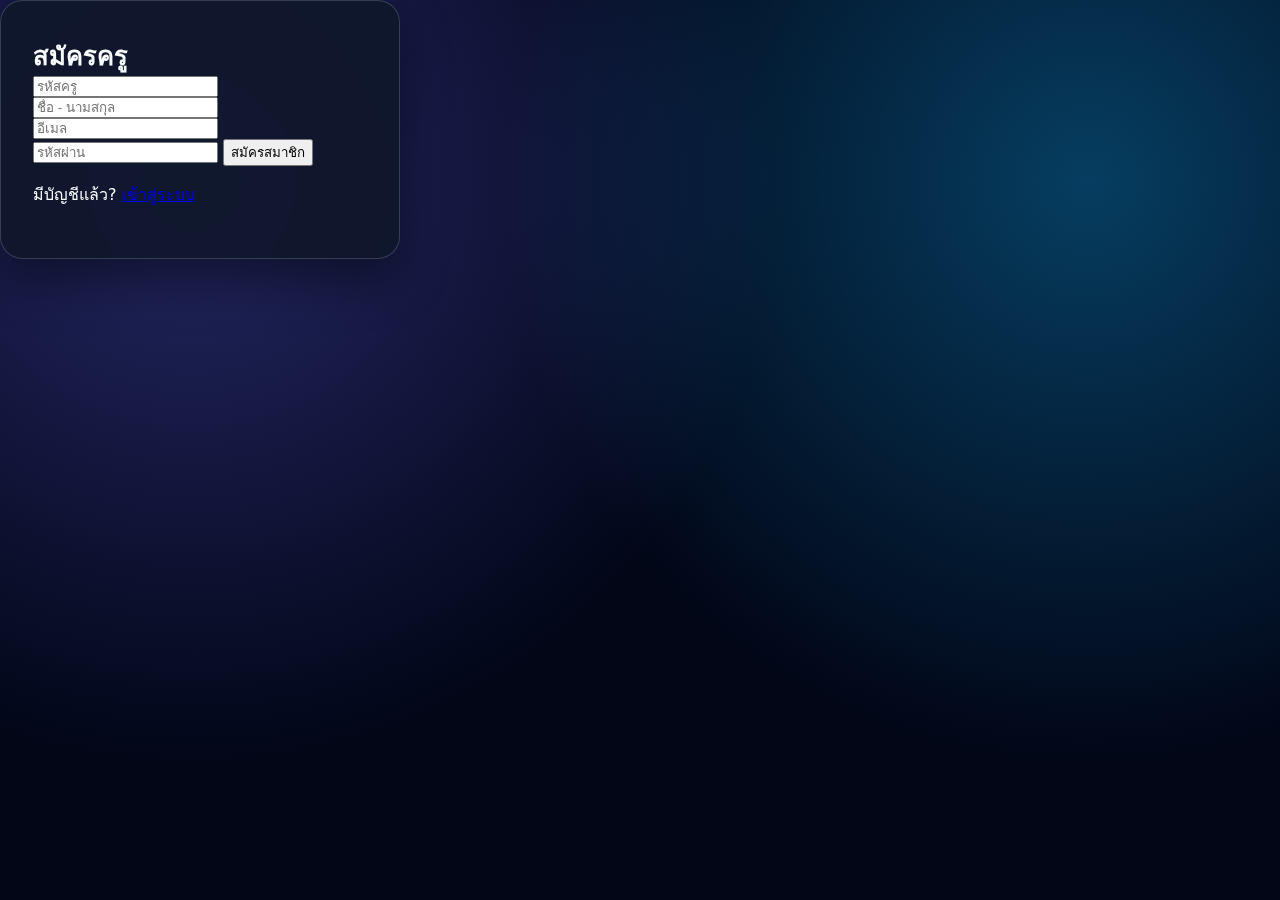
<file: teacher/register.html>
<!doctype html>
<html lang="th">
<head>
  <meta charset="UTF-8">
  <title>สมัครครู | NexAttend</title>
  <meta name="viewport" content="width=device-width, initial-scale=1">
  <link rel="stylesheet" href="../css/styles.css">
</head>

<body class="auth-bg">
  <form id="registerForm" class="card">
    <h1>สมัครครู</h1>

    <input id="teacherId" placeholder="รหัสครู">
    <div id="err-teacherId" class="error"></div>

    <input id="name" placeholder="ชื่อ - นามสกุล">
    <input id="email" placeholder="อีเมล">
    <input id="password" type="password" placeholder="รหัสผ่าน">

    <button id="submitBtn">สมัครสมาชิก</button>

    <p class="link">
      มีบัญชีแล้ว? <a href="login.html">เข้าสู่ระบบ</a>
    </p>
  </form>

  <script type="module" src="register.js"></script>
</body>
</html>
</file>
<file: css/styles.css>
/* =================================
   NexAttend – Academic Pro Theme
   ================================= */

:root {
  /* Base */
  --bg-main: #020617;
  --bg-panel: rgba(15,23,42,.92);
  --border-soft: rgba(148,163,184,.28);

  /* Text */
  --text-main: #f8fafc;
  --text-muted: #94a3b8;

  /* Accent */
  --accent-primary: #6366f1;   /* indigo */
  --accent-secondary: #0ea5e9; /* cyan */

  /* Status */
  --success: #22c55e;
  --warning: #fbbf24;
  --danger:  #ef4444;
}

* {
  box-sizing: border-box;
}

body {
  margin: 0;
  min-height: 100vh;
  font-family: "Inter", system-ui, sans-serif;
  color: var(--text-main);
  background:
    radial-gradient(circle at 15% 20%, rgba(99,102,241,.35), transparent 45%),
    radial-gradient(circle at 85% 20%, rgba(14,165,233,.35), transparent 45%),
    var(--bg-main);
}

/* ===== Card ===== */
.card {
  width: 100%;
  max-width: 400px;
  padding: 2.2rem 2rem;
  background: var(--bg-panel);
  border: 1px solid var(--border-soft);
  border-radius: 1.4rem;
  backdrop-filter: blur(14px);
  box-shadow: 0 20px 50px rgba(0,0,0,.45);
}

/* ===== Typography ===== */
.brand {
  font-weight: 700;
  letter-spacing: .3px;
  margin-bottom: .3rem;
}

h1 {
  font-size: 1.6rem;
  margin: 0;
}

.sub {
  margin-top: .4rem;
  margin-bottom: 1.8rem;
  font-size: .95rem;
  color: var(--text-muted);
}

/* ===== Form ===== */
.field {
  margin-bottom: 1.1rem;
}

.field label {
  display: block;
  margin-bottom: .4rem;
  font-size: .85rem;
  color: #cbd5f5;
}

.field input {
  width: 100%;
  padding: .75rem .85rem;
  border-radius: .75rem;
  background: #020617;
  border: 1px solid rgba(148,163,184,.3);
  color: var(--text-main);
  font-size: .95rem;
  outline: none;
}

.field input::placeholder {
  color: #64748b;
}

.field input:focus {
  border-color: var(--accent-secondary);
  box-shadow: 0 0 0 2px rgba(56,189,248,.25);
}

/* ===== Button ===== */
.btn-primary {
  width: 100%;
  margin-top: .8rem;
  padding: .85rem;
  border: none;
  border-radius: .9rem;
  font-weight: 600;
  font-size: .95rem;
  cursor: pointer;
  color: #fff;
  background: linear-gradient(
    135deg,
    var(--accent-primary),
    var(--accent-secondary)
  );
  box-shadow: 0 10px 25px rgba(14,165,233,.35);
}

.btn-primary:disabled {
  opacity: .6;
  cursor: not-allowed;
  box-shadow: none;
}

/* ===== Message ===== */
.msg {
  margin-top: 1rem;
  text-align: center;
  font-size: .9rem;
  min-height: 1.2em;
}

.msg.error {
  color: var(--danger);
}

/* ===== Footer ===== */
.footer {
  margin-top: 1.4rem;
  text-align: center;
  font-size: .9rem;
  color: var(--text-muted);
}

.footer a {
  color: var(--accent-secondary);
  text-decoration: none;
  font-weight: 500;
}

.footer a:hover {
  text-decoration: underline;
}

header {
  background: linear-gradient(
    180deg,
    rgba(2,6,23,.95),
    rgba(2,6,23,.75)
  );
  border-bottom: 1px solid rgba(148,163,184,.25);
  box-shadow: inset 0 -1px 0 rgba(255,255,255,.04);
}

.header-inner {
  padding: 1.4rem 2rem; /* สูงขึ้น = ดูแพง */
}

.brand {
  font-size: 1.3rem;
  font-weight: 700;
  letter-spacing: .4px;
}

.hero-wrap {
  position: relative;
  border-radius: 2.2rem;
  border: 1px solid rgba(148,163,184,.28);

  background:
    radial-gradient(circle at 20% 20%, rgba(99,102,241,.18), transparent 45%),
    linear-gradient(180deg, rgba(15,23,42,.95), rgba(2,6,23,.95));

  box-shadow:
    0 50px 120px rgba(0,0,0,.55),
    inset 0 1px 0 rgba(255,255,255,.05);
}

.hero h1 {
  font-size: 2.6rem;
  font-weight: 700;
  letter-spacing: -.3px;
}

.hero p {
  font-size: 1.05rem;
  line-height: 1.7;
  color: var(--text-muted);
  max-width: 520px;
}

.btn-primary {
  background: linear-gradient(
    135deg,
    #4f46e5,
    #0284c7
  );
  border: 1px solid rgba(255,255,255,.12);
  box-shadow:
    0 15px 40px rgba(2,132,199,.35),
    inset 0 1px 0 rgba(255,255,255,.15);
}

.info-card {
  background: rgba(2,6,23,.55);
  border: 1px solid rgba(148,163,184,.25);
  box-shadow:
    0 25px 60px rgba(0,0,0,.45),
    inset 0 1px 0 rgba(255,255,255,.04);
}

.info-card .row {
  padding: 1.4rem 0;
}
</file>
